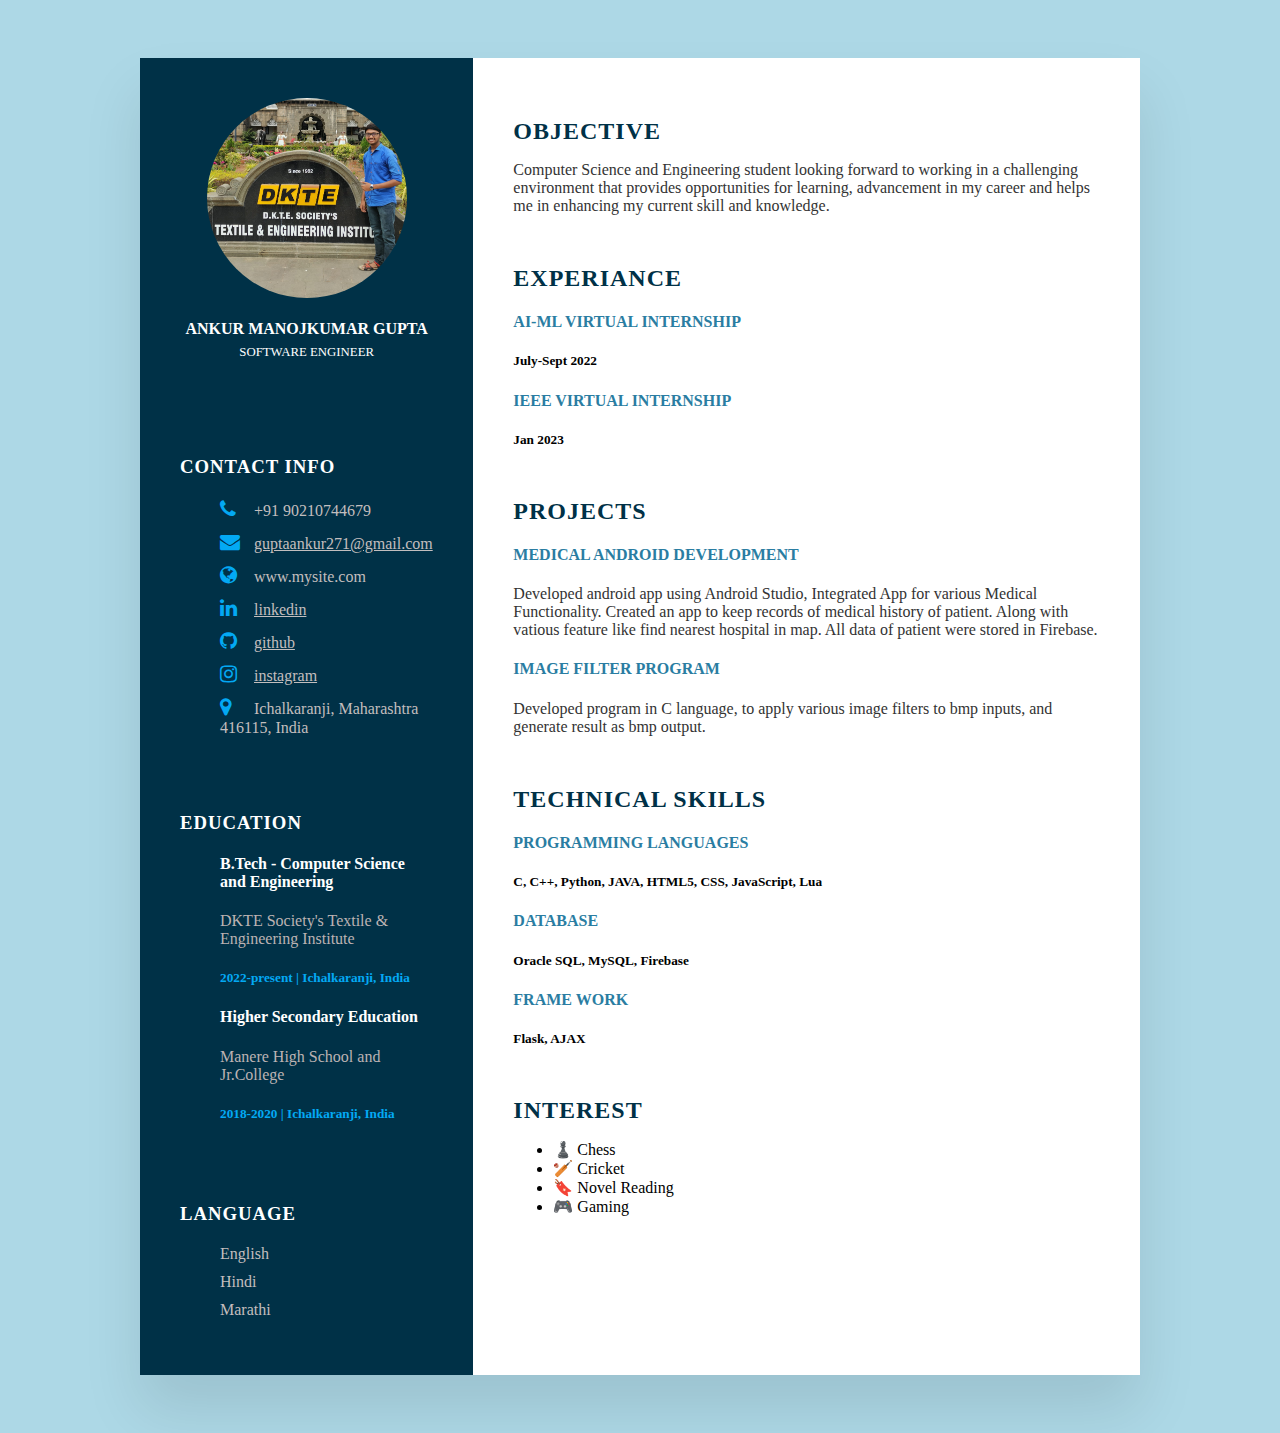
<file: CV/cv.html>
<!DOCTYPE html>
<html lang="en">
<head>
    <meta charset="UTF-8">
    <meta http-equiv="X-UA-Compatible" content="IE=edge">
    <meta name="viewport" content="width=device-width, initial-scale=1.0">
    <title>Resume</title>
    <link rel="stylesheet" href="https://cdnjs.cloudflare.com/ajax/libs/font-awesome/4.7.0/css/font-awesome.css"
     integrity="sha512-5A8nwdMOWrSz20fDsjczgUidUBR8liPYU+WymTZP1lmY9G6Oc7HlZv156XqnsgNUzTyMefFTcsFH/tnJE/+xBg=="
      crossorigin="anonymous" referrerpolicy="no-referrer" />
      
    <link rel="stylesheet" type="text/css" href="cvstyle.css">
</head>
<body>
    <div class="container">
        <div class="left_side">
            <div class="profilText">
                <div class="imgBx">
                    <img src="img.jpeg">
                </div>
                <h2>Ankur Manojkumar Gupta<br><span>Software Engineer</span></h2>
            </div>
            <div class="ContInf">
                <h3 class="title">Contact Info</h3>
                <ul>
                    <li>
                        <span class="icon"><i class="fa fa-phone" aria-hidden="true"></i></span>
                        <span class="text">+91 90210744679</span>
                    </li>
                    <li>
                        <span class="icon"><i class="fa fa-envelope" aria-hidden="true"></i></span>
                        <a class="nav-link" href="guptaankur271@gmail.com">guptaankur271@gmail.com</a>
                    </li>
                    <li>
                        <span class="icon"><i class="fa fa-globe" aria-hidden="true"></i></span>
                        <span class="text">www.mysite.com</span>
                    </li>
                    <li>
                        <span class="icon"><i class="fa fa-linkedin" aria-hidden="true"></i></span>
                        <a class="nav-link" href="https://www.linkedin.com/in/ankur-gupta-759a31212">linkedin</a>
                    </li>
                    <li>
                        <span class="icon"><i class="fa fa-github" aria-hidden="true"></i></span>
                        <a class="nav-link" href="https://github.com/Ankurgupta271">github</a>
                    </li>
                    <li>
                        <span class="icon"><i class="fa fa-instagram" aria-hidden="true"></i></span>
                        <a class="nav-link" href="https://www.instagram.com/parikramaa_">instagram</a>
                    </li>
                    <li>
                        <span class="icon"><i class="fa fa-map-marker" aria-hidden="true"></i></span>
                        <span class="text">Ichalkaranji, Maharashtra 416115, India </span>
                    </li>
                </ul>
            </div>
            <div class="ContInf education">
                <h3 class="title">Education</h3>
                <ul>
                    <li>
                        <h4>B.Tech - Computer Science and Engineering</h4>
                        <h4>DKTE Society's Textile & Engineering Institute</h5>
                        <h5>2022-present | Ichalkaranji, India</h5>
                    </li>
                    <li>
                        <h4>Higher Secondary Education</h4>
                        <h4>Manere High School and Jr.College</h5>
                        <h5>2018-2020 | Ichalkaranji, India</h5>
                    </li>
                    
                </ul>
            </div>
            <div class="ContInf Language">
                <h3 class="title">Language</h3>
                <ul>
                    <li>
                        <span class="text">English</span>
                    </li>
                    <li>
                        <span class="text">Hindi</span>
                    </li>
                    <li>
                        <span class="text">Marathi</span>
                    </li>

                    
                </ul>
            </div>
        </div>
        <div class="right_side">
            <div class="about">
                <h2 class="title2">Objective</h2>
                <p>Computer Science and Engineering student looking
                    forward to working in a challenging environment that
                    provides opportunities for learning, advancement
                    in my career and helps me in enhancing my
                    current skill and knowledge.</p>
            </div>
            <div class="about">
                <h2 class="title2">Experiance</h2>
                <div class="text">
                    <div class="internship">
                        <h4>AI-ML Virtual Internship</h5>
                        <h5>July-Sept 2022</h5>
                        <h4>IEEE Virtual Internship</h4>
                        <h5>Jan 2023</h5>
                    </div>
                </div>
            </div>
            <div class="about">
                <h2 class="title2">Projects</h2>
                <div class="text">
                    <div class="projects">
                        <h4>Medical Android Development</h5>
                        <p>Developed android app using Android Studio, Integrated
                            App for various Medical Functionality. Created an app to
                            keep records of medical history of patient. Along with
                            vatious feature like find nearest hospital in map. All data of
                            patient were stored in Firebase.</p>
                        <h4>Image Filter Program</h4>
                        <p>Developed program in C language, to apply various image
                            filters to bmp inputs, and generate result as bmp output.</p>
                    </div>
                </div>
            </div>
            <div class="about">
                <h2 class="title2">Technical Skills</h2>
                <div class="text">
                    <div class="skills">
                        <h4>Programming Languages</h5>
                        <h5>C, C++, Python, JAVA, HTML5, CSS, JavaScript, Lua</h5>
                        <h4>Database</h4>
                        <h5>Oracle SQL, MySQL, Firebase</h5>
                        <h4>Frame Work</h4>
                        <h5>Flask, AJAX</h5>
                    </div>
                </div>
            </div>
            <div class="about">
                <h2 class="title2">Interest</h2>
                <div class="text">
                    <div class="Interest">
                        <ul>
                            <li>
                                <span class="icon">♟️</span>
                                <span class="text">Chess</span>
                            </li>
                            <li>
                                <span class="icon">🏏</span>
                                <span class="text">Cricket</span>
                            </li>
                            <li>
                                <span class="icon">🔖</span>
                                <span class="text">Novel Reading</span>
                            </li>
                            <li>
                                <span class="icon">🎮</span>
                                <span class="text">Gaming</span>
                            </li>
                        </ul>
                        
                    </div>
                </div>
            </div>
            
        </div>

        
    </div>
    

        
    </div>
    
</body>
</html>
</file>
<file: CV/cvstyle.css>
{
    margin: 0;
    padding: 0;
    box-sizing: border-box;
    font-family: 'Poppins', sans-serif;
}
body
{
    background: lightblue;
    display: flex;
    justify-content: center;
    align-items: center;
    min-height: 100vh;
}
.container
{
    position: relative;
    width: 100%;
    max-width: 1000px;
    min-height: 1000px;
    margin: 50px;
    background: #fff;
    display: grid;
    grid-template-columns: 1fr 2fr;
    box-shadow: 0 35px 55px rgba(0, 0, 0, 0.1);
}
.container .left_side
{
    position: relative;
    background: #003147;
    padding: 40px;

}
.profilText
{
    position: relative;
    display: flex;
    flex-direction: column;
    align-items: center;
    padding-bottom: 20px;
}
.profilText .imgBx
{
    position: relative;
    width: 200px;
    height: 200px;
    border-radius: 50%;
    overflow: hidden;
}
.profilText .imgBx img
{
    position: absolute;
    top: 0;
    left: 0;
    width: 100%;
    height: 100%;
}
.profilText h2
{
    color: #fff;
    font-size: 1em;
    margin-top: 20px;
    text-transform: uppercase;
    text-align: center;
    font-weight: 600;
    line-height: 1.4em;
}
.profilText h2 span
{
    font-size: 0.8em;
    font-weight: 300;
}

.ContInf{
    padding-top: 40px;
}
.title{
    color: #fff;
    text-transform: uppercase;
    font-weight: 600;
    letter-spacing: 1px;
    margin-bottom: 20px;
}
.ContInf ul{
    position: relative;
}
.ContInf ul li{
    position: relative;
    list-style: none;
    margin: 10px 0;
    cursor: pointer;
    
}
.ContInf ul li .icon{
    display: inline-block;
    width: 30px;
    font-size: 20px;
    color: #03a9f4;
}
.ContInf ul li span{
    color: #c3bebe;
    font-weight: 300;

}
.ContInf ul li a{
    color: #c3bebe;
    font-weight: 300;

}
.ContInf.education li
{
    margin-bottom: 1px;
}
.ContInf.education h5
{
    color: #03a9f4;
    font-weight: 600;
}
.ContInf.education h4:nth-child(1)
{
    color: #fff;
    font-weight: 600;
}
.ContInf.education h4
{
    color: #bcb3b3;
    font-weight: 300;
}
.container .right_side
{
    position: relative;
    background: #fff;
    padding: 40px;
    
}
.about
{
    margin-bottom: 50px;
}
.about:last-child
{
    margin-bottom: 0;
}
.title2
{
    color: #003147;
    text-transform: uppercase;
    letter-spacing: 1px;
    margin-bottom: 10px;
    
}
p
{
    color: #333;
}
.about .text h4
{
    text-transform: uppercase;
    color: #2a7da2;
    font-size: 16px;
}
</file>
